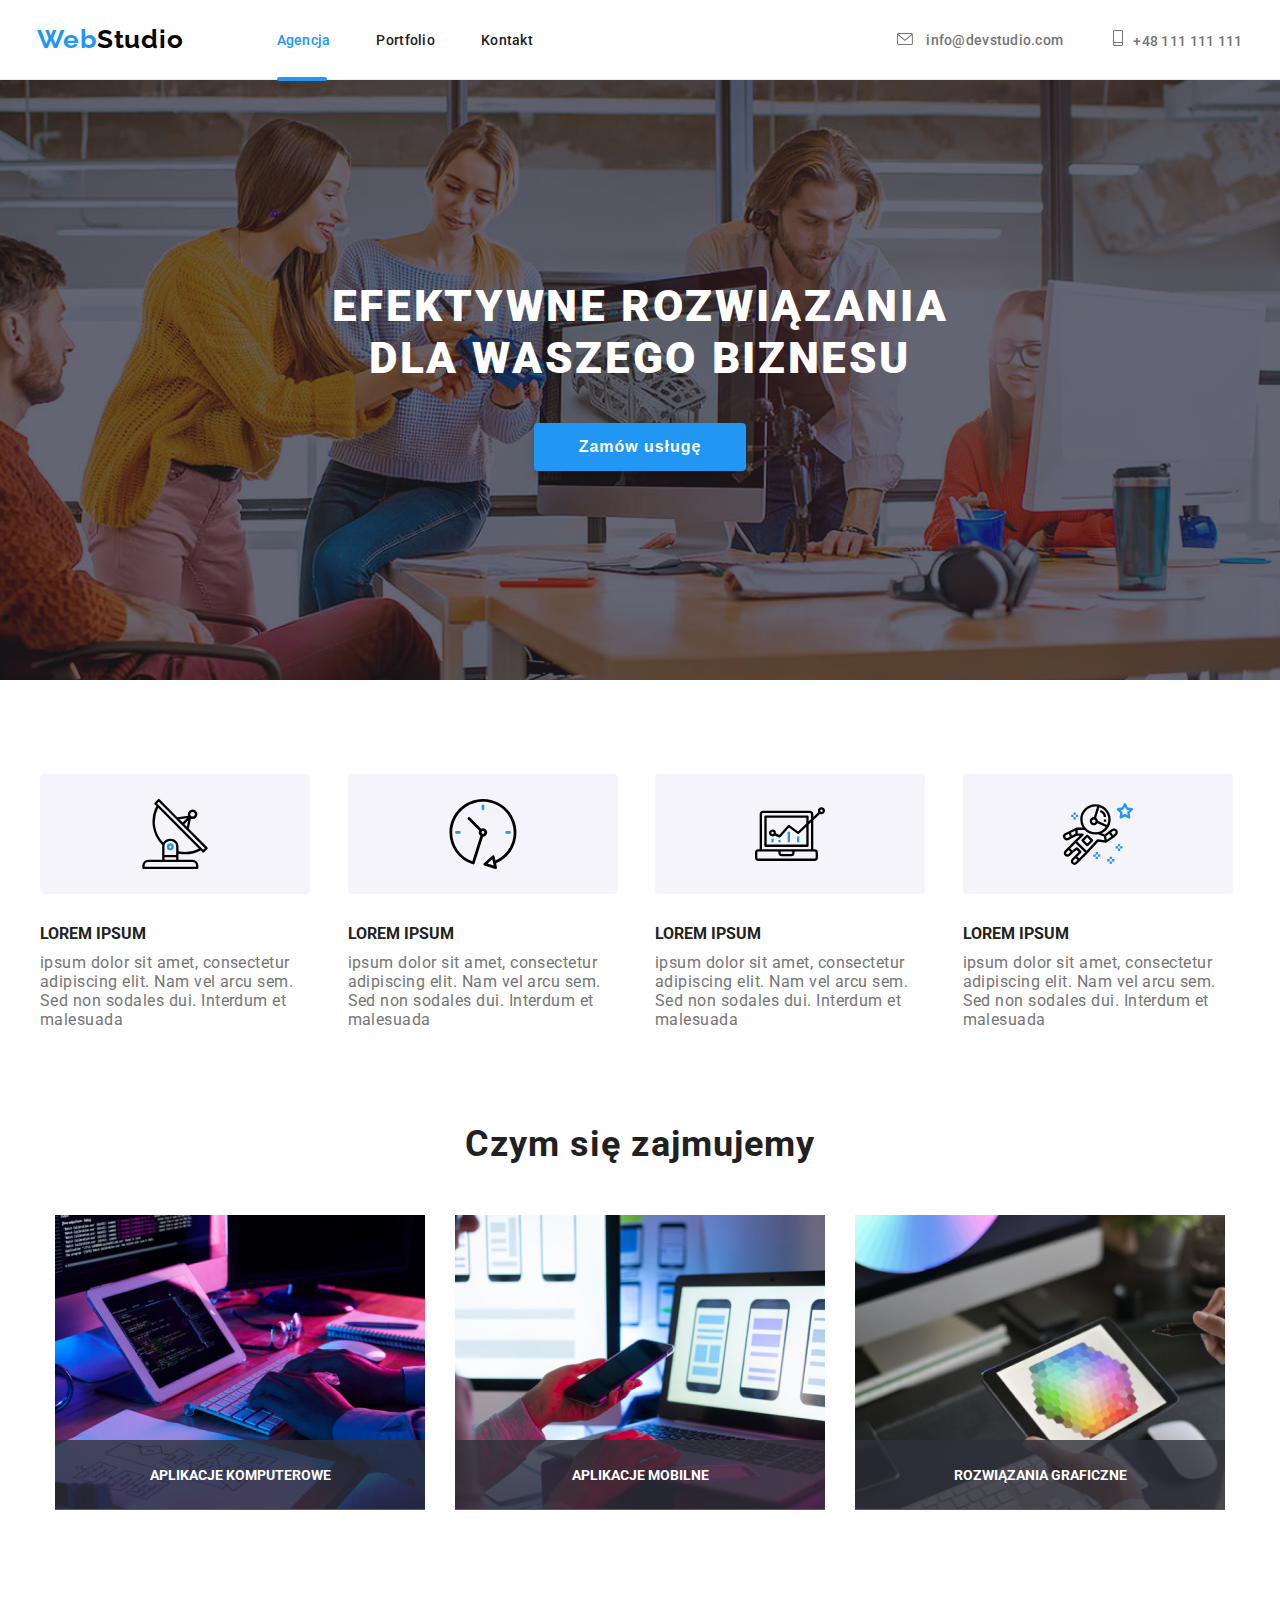
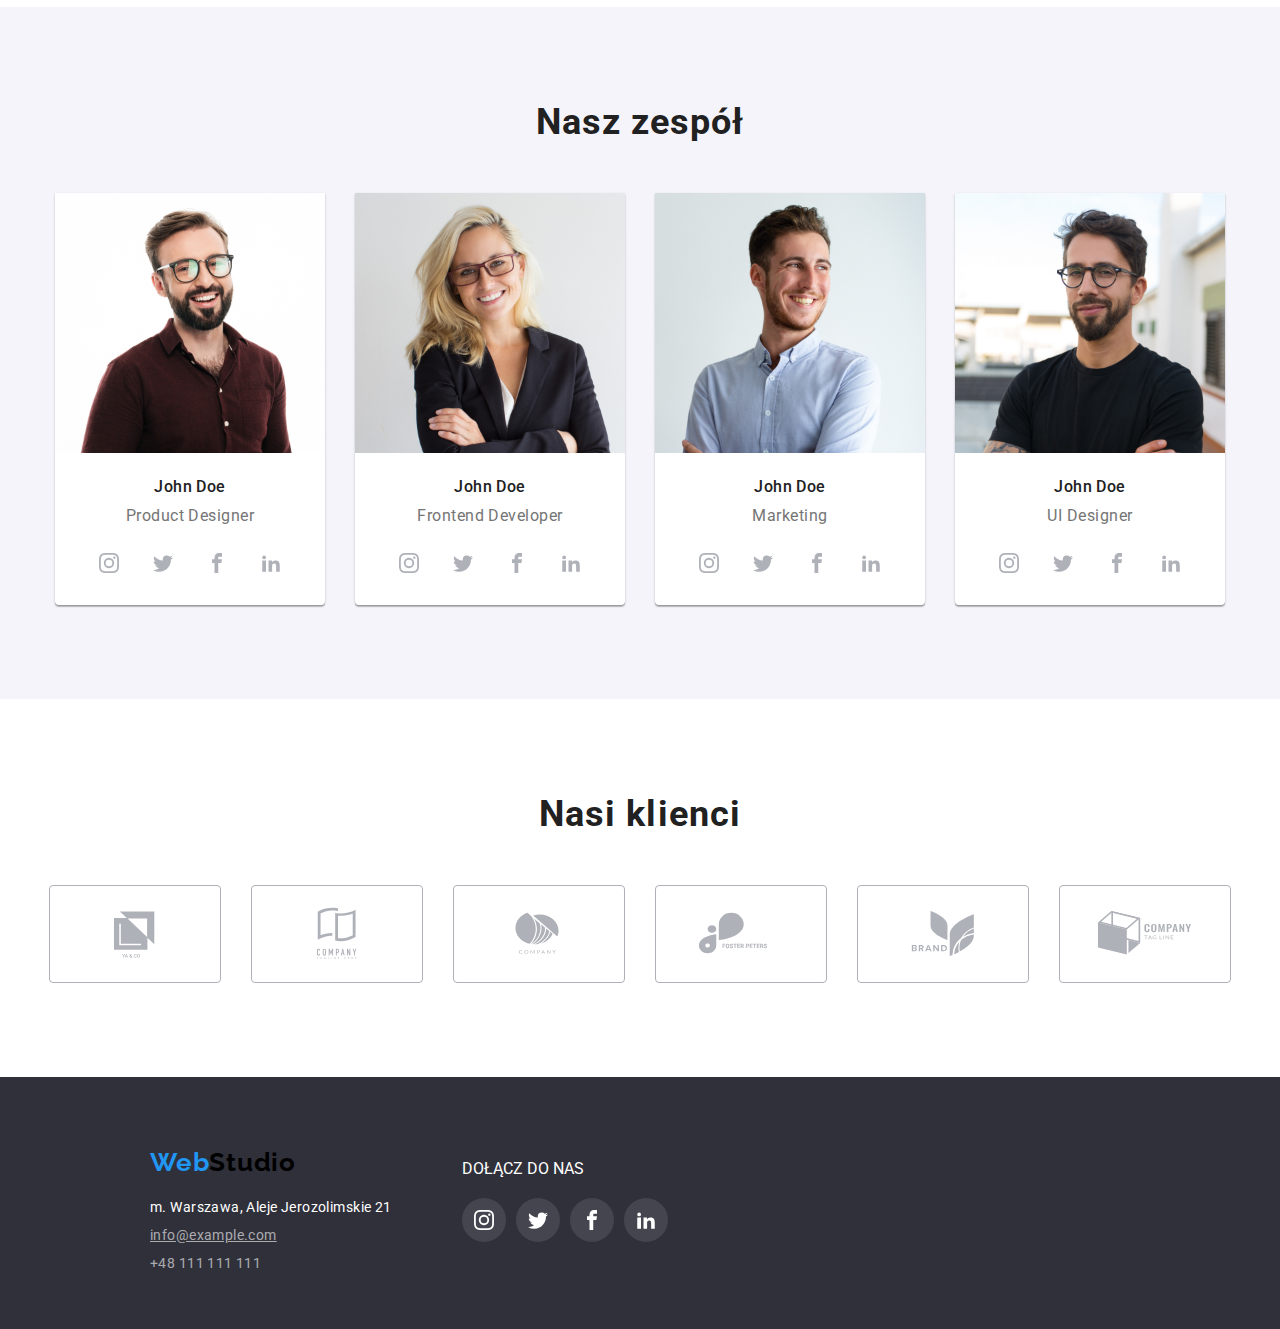
<file: index.html>
<!DOCTYPE html>
<html lang="pl">

<head>
    <meta charset="UTF-8">
    <meta http-equiv="X-UA-Compatible" content="IE=edge">
    <meta name="viewport" content="width=device-width, initial-scale=1.0">
    <title>Document</title>
    <link rel="stylesheet" href="./css/styles.css">
    <link rel="preconnect" href="https://fonts.googleapis.com">
    <link rel="preconnect" href="https://fonts.gstatic.com" crossorigin>
    <link
        href="https://fonts.googleapis.com/css2?family=Montserrat:ital,wght@0,700;1,400&family=Raleway:wght@700&family=Roboto:wght@400;500;700;900&display=swap"
        rel="stylesheet">
    <link rel="stylesheet" href="https://cdnjs.cloudflare.com/ajax/libs/modern-normalize/1.1.0/modern-normalize.min.css"
        integrity="sha512-wpPYUAdjBVSE4KJnH1VR1HeZfpl1ub8YT/NKx4PuQ5NmX2tKuGu6U/JRp5y+Y8XG2tV+wKQpNHVUX03MfMFn9Q=="
        crossorigin="anonymous" referrerpolicy="no-referrer" />
</head>

<body>

    <header class="header border-line-bottom header-positions">

        <a class="logo" href="index.html"><span class="blue">Web</span>Studio</a>
        <nav class="">
            <ul class="ul header-positions">
                <li><a class="nav-this nav-pading-1 nav-bar" href="index.html">Agencja</a></li>
                <li><a class="nav-inne nav-pading-1 " href="./pordfolio.html">Portfolio</a></li>
                <li><a class="nav-inne nav-pading-2 " href="Kontakt">Kontakt</a></li>
            </ul>
        </nav>
        <div class="header-positions">
            <div>  <a class="email-header " href="mailto=info@devstudio.com"> <svg class="icon-com"
                        width="16px" height="12px">
                        <use href="./images/icons.svg#icon-envelope-1"></use>
                    </svg> info@devstudio.com</a>
            </div>
<div>

                <a class="tel-header" href="+48 111 111 111"> <svg class="icon-com" width="10px" height="16px">
                        <use href="./images/icons.svg#icon-smartphone"></use>
                    </svg>+48 111 111 111</a>
                    
            </div>
        </div>

    </header>

    <main>
        <article class=" background-img div-background">

            <h1 class=" h1-title h1-position">EFEKTYWNE ROZWIĄZANIA <br> DLA WASZEGO BIZNESU</h1>
            <button class="solo-button button-box solo-button-position" type="button" data-modal-open="">Zamów
                usługę</button>
        </article>

        <article class="section-first-child  article-position containery">
            <div><svg class="atuty-svg " width="270px" height="120px" viewBox="0 0 270 70">
                    <use href="./images/icons.svg#icon-antenna-1"></use>
                </svg>
                <h4 class=".p-index-title ">LOREM IPSUM</h4>
                <p class="p-index">ipsum dolor sit amet, consectetur adipiscing elit. Nam
                    vel arcu sem. Sed non
                    sodales dui. Interdum et malesuada</p>
            </div>
            <div>
                <svg class="atuty-svg" width="270px" height="120px" viewBox="0 0 270 70">
                    <use href="./images/icons.svg#icon-clock-1"></use>
                </svg>
                <h4 class=".p-index-title ">LOREM IPSUM</h4>
                <p class="p-index">ipsum dolor sit amet, consectetur adipiscing elit. Nam
                    vel arcu sem. Sed non
                    sodales dui. Interdum et malesuada</p>
            </div>
            <div><svg class="atuty-svg" width="270px" height="120px" viewBox="0 0 270 70">
                    <use href="./images/icons.svg#icon-diagram-1"></use>
                </svg>
                <h4 class=".p-index-title ">LOREM IPSUM</h4>
                <p class="p-index">ipsum dolor sit amet, consectetur adipiscing elit. Nam
                    vel arcu sem. Sed non
                    sodales dui. Interdum et malesuada</p>
            </div>
            <div><svg class="atuty-svg" width="270px" height="120px" viewBox="0 0 270 70">
                    <use href="./images/icons.svg#icon-astronaut-1"></use>
                </svg>
                <h4 class=".p-index-title ">LOREM IPSUM</h4>
                <p class="p-index">ipsum dolor sit amet, consectetur adipiscing elit. Nam
                    vel arcu sem. Sed non
                    sodales dui. Interdum et malesuada</p>
            </div>
        </article>
        <article class="section  ">
            <h2 class="h2-title">Czym się zajmujemy</h2>
            <div class="taem-box ">
                <div class=" position-belt-text">
                    <img src=" ./images/img.jpg" alt="pisanie kodu przez programiste zblirzenie na ręce i stanowisko"
                        width="370" height="294" />
                    <span class=" belt-text"> Aplikacje komputerowe</span>
                </div>
                <div class="position-belt-text"><img src="./images/img(1).jpg"
                        alt="poprawianie układu strony na aplikacji mobilnej zblirzenie na telefon i monitory w trakcie pracy"
                        width="370" height="294" /><span class=" belt-text"> Aplikacje mobilne</span></div>

                <div class="position-belt-text"> <img src="./images/img(2).jpg"
                        alt="osoba wybiera kolor na tablecie zblirzenie na biurko " width="370" height="294" /><span
                        class=" belt-text">Rozwiązania graficzne</span>
                </div>
            </div>
        </article>

        <article class="section team-background ">
            <h2 class="h2-title">Nasz zespół</h2>
            <div class="taem-box">
                <div class="team-card"> <img src="./images/img(3).jpg"
                        alt="zdjecie pracownika na stanowisku Product Designer" width="270" height="260" />

                    <div class="pading-person-info"> <span class="p-name-work">John Doe</span>
                        <span class="p-work">Product Designer</span>
                        <div class="team-card-z ">
                            <a class="media-icon"><svg class="">
                                    <use href="./images/icons.svg#icon-instagram" width="20px" height="20px" x="12px"
                                        y="12px">
                                    </use>
                                </svg></a>
                            <a class="media-icon"><svg class="">
                                    <use href="./images/icons.svg#icon-twitter" width="20px" height="20px" x="12px"
                                        y="12px">
                                    </use>
                                </svg></a>
                            <a class="media-icon"><svg class="">
                                    <use href="./images/icons.svg#icon-facebook" width="20px" height="20px" x="12px"
                                        y="12px">
                                    </use>
                                </svg></a>

                            <a class="media-icon"><svg class="">
                                    <use href="./images/icons.svg#icon-linkedin2" width="20px" height="20px" x="12px"
                                        y="12px">
                                    </use>
                                </svg></a>
                        </div>
                    </div>
                </div>
                <div class="team-card">
                    <img src="./images/img(4).jpg" alt="zdjecie pracownika na stanowisku Frontend Developer" width="270"
                        height="260" />
                    <div class="pading-person-info"> <span class="p-name-work">John Doe</span>
                        <span class="p-work">Frontend Developer</span>
                        <div class="team-card-z ">
                            <a class="media-icon"><svg class="">
                                    <use href="./images/icons.svg#icon-instagram" width="20px" height="20px" x="12px"
                                        y="12px">
                                    </use>
                                </svg></a>
                            <a class="media-icon"><svg class="">
                                    <use href="./images/icons.svg#icon-twitter" width="20px" height="20px" x="12px"
                                        y="12px">
                                    </use>
                                </svg></a>
                            <a class="media-icon"><svg class="">
                                    <use href="./images/icons.svg#icon-facebook" width="20px" height="20px" x="12px"
                                        y="12px">
                                    </use>
                                </svg></a>

                            <a class="media-icon"><svg class="">
                                    <use href="./images/icons.svg#icon-linkedin2" width="20px" height="20px" x="12px"
                                        y="12px">
                                    </use>
                                </svg></a>
                        </div>
                    </div>
                </div>
                <div class="team-card">
                    <img src="./images/img(5).jpg" alt="zdjecie pracownika na stanowisku Marketing" width="270"
                        height="260" />
                    <div class="pading-person-info">
                        <span class="p-name-work">John Doe</span>
                        <span class="p-work">Marketing</span>
                        <div class="team-card-z ">
                            <a class="media-icon"><svg class="">
                                    <use href="./images/icons.svg#icon-instagram" 
                                    width="20px"
                                     height="20px" x="12px"
                                        y="12px">
                                    </use>
                                </svg></a>
                            <a class="media-icon"><svg class="">
                                    <use href="./images/icons.svg#icon-twitter" width="20px" height="20px" x="12px"
                                        y="12px">
                                    </use>
                                </svg></a>
                            <a class="media-icon"><svg class="">
                                    <use href="./images/icons.svg#icon-facebook" width="20px" height="20px" x="12px"
                                        y="12px">
                                    </use>
                                </svg></a>

                            <a class="media-icon"><svg class="">
                                    <use href="./images/icons.svg#icon-linkedin2" 
                                    width="20px"
                                    height="20px"
                                     x="12px"
                                        y="12px">
                                    </use>
                                </svg></a>
                        </div>
                    </div>
                </div>
                <div class="team-card">
                    <img src="./images/img(6).jpg" alt="zdjecie pracownika na stanowisku UI Designer" width="270"
                        height="260" />
                    <div class="pading-person-info">
                        <span class="p-name-work">John Doe</span>
                        <span class="p-work">UI Designer</span>
                        <div class="team-card-z ">
                            <a class="media-icon"><svg class="">
                                    <use href="./images/icons.svg#icon-instagram" width="20px" height="20px" x="12px"
                                        y="12px">
                                    </use>
                                </svg></a>
                            <a class="media-icon"><svg class="">
                                    <use href="./images/icons.svg#icon-twitter" width="20px" height="20px" x="12px"
                                        y="12px">
                                    </use>
                                </svg></a>
                            <a class="media-icon"><svg class="">
                                    <use href="./images/icons.svg#icon-facebook" width="20px" height="20px" x="12px"
                                        y="12px">
                                    </use>
                                </svg></a>

                            <a class="media-icon"><svg class="">
                                    <use href="./images/icons.svg#icon-linkedin2" width="20px" height="20px" x="12px"
                                        y="12px">
                                    </use>
                                </svg></a>
                        </div>
                    </div>


                </div>
            </div>
        </article>
        <article class="section ">
            <h2 class="h2-title">Nasi klienci</h2>
            <div class=" cargo-client">
                <ul class="list-customers">
                    <li class="">
                        <a class="customers-logo-svg" href="">
                            <svg class="xd" width="106px" height="60px">
                                <use class="" href="./images/icons.svg#icon-Logo-1"></use>
                            </svg>
                        </a>
                    </li>
                    <li class=>
                        <a class="customers-logo-svg" href="">
                            <svg class="" width="106px" height="60px">
                                <use class="" href="./images/icons.svg#icon-Logo-2"></use>
                            </svg>
                        </a>
                    </li>
                    <li>
                        <a class="customers-logo-svg" href="">
                            <svg class="" width="106px" height="60px">
                                <use class="" href="./images/icons.svg#icon-Logo-3"></use>
                            </svg>
                        </a>
                    </li>
                    <li>
                        <a class="customers-logo-svg" href="">
                            <svg class="" width="106px" height="60px">
                                <use class="" href="./images/icons.svg#icon-Logo-4"></use>
                            </svg>
                        </a>
                    </li>
                    <li>
                        <a class="customers-logo-svg" href="">
                            <svg class="" width="106px" height="60px">
                                <use class="" href="./images/icons.svg#icon-Logo-5"></use>
                            </svg>
                        </a>
                    </li>
                    <li>
                        <a class="customers-logo-svg" href="">
                            <svg class="" width="106px" height="60px">
                                <use class="" href="./images/icons.svg#icon-Logo-6"> </use>
                            </svg>
                        </a>
                    </li>
                </ul>
            </div>
        </article>
    </main>
    <footer class="footer">

        <div>
            <a class="logo " href="index.html"><span class="blue">Web</span>Studio</a>
            <ul class="ul address-footer  ">
                <li><a class="footer-adres  " href="">m. Warszawa, Aleje Jerozolimskie 21</a></li>

                <li class="li-padding"><a class="tel-email-footer underline "
                        href=" mailto=info@devstudio.com">info@example.com</a>
                </li>

                <li><a class="tel-email-footer text-decoration-n " href="+48 111 111 111">+48 111 111 111</a></li>
            </ul>
        </div>
        <div>
            <span class="title-media-footer">Dołącz do nas</span>
            <div class="media-card-footer">
                <a class="media-icon-footer"><svg class="">
                        <use href="./images/icons.svg#icon-instagram" width="20px" height="20px" x="12px" y="12px">
                        </use>
                    </svg></a>
                <a class="media-icon-footer"><svg class="">
                        <use href="./images/icons.svg#icon-twitter" width="20px" height="20px" x="12px" y="12px">
                        </use>
                    </svg></a>
                <a class="media-icon-footer"><svg class="">
                        <use href="./images/icons.svg#icon-facebook" width="20px" height="20px" x="12px" y="12px">
                        </use>
                    </svg></a>

                <a class="media-icon-footer"><svg class="">
                        <use href="./images/icons.svg#icon-linkedin2" width="20px" height="20px" x="12px" y="12px">
                        </use>
                    </svg></a>
            </div>
        </div>
    </footer>


    <div class="is-hidden  backdrop" data-modal>
        <div class="modal">
            <button class="button-close" data-modal-close>
                <svg height="11px" width="11ps" fill="#000000">
                    <use href="./images/icons.svg#icon-X-1"></use>
                </svg></button>
                <h1>sdad</h1>
                <div><form name="XD" >
                    <label>
                        <span>Imie</span>
                      <input type="name" name="name" />
                    </label>
                  
                    <label>
                        <span>Telefon</span>
                      <input type="tel" name="tel" />
                    </label>

                    <label>
                        <span>Email</span>
                        <input type="email" name="email" />
                    </label>
                    <label>
                        <span>Feedback</span>
                        <textarea name="feedback" rows="6" placeholder="Wprowadź text"></textarea>
                      </label>
                      <label>
                        <input type="checkbox" name="hobby" value="music" checked />
                        <span>Oświadczam iż akceptuję Regulamin i Politykę Prywatności.</span>
                      </label>
                  
                    <button type="submit">wyślij</button>
                  </form></div>
        </div> 

    </div>


        <script src="./js/modal.js"></script>
</body>

</html>
</file>
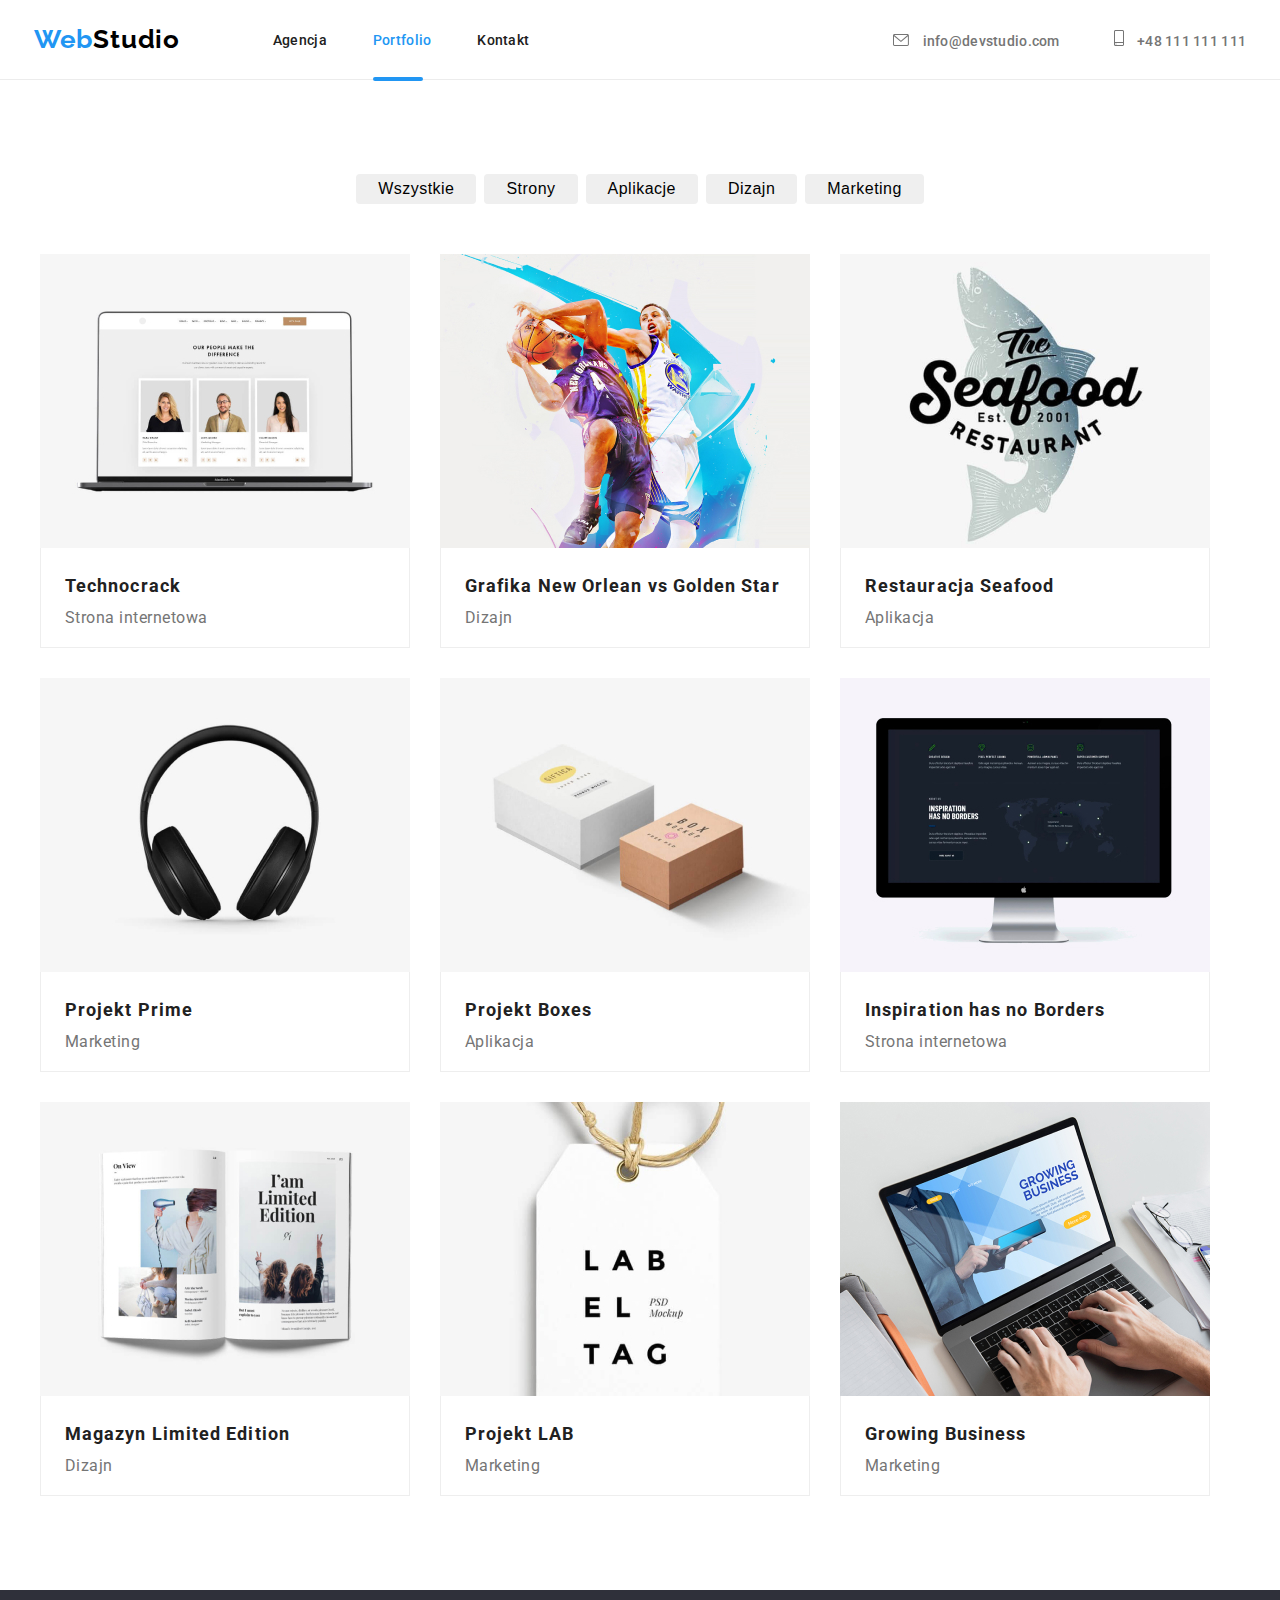
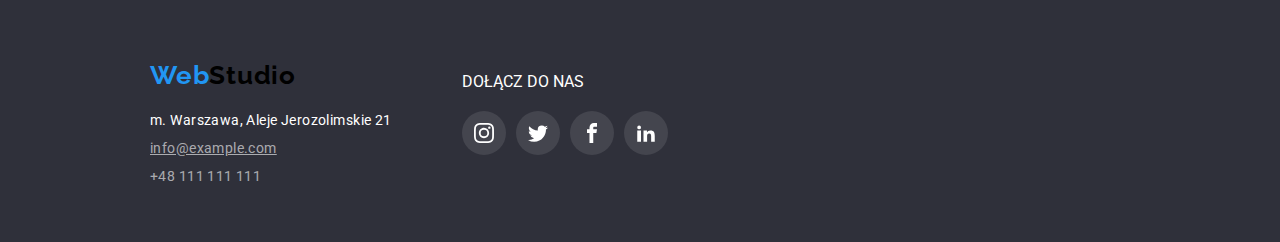
<file: pordfolio.html>
<!DOCTYPE html>
<html lang="pl">
  <head>
    <meta charset="UTF-8" />
    <meta http-equiv="X-UA-Compatible" content="IE=edge" />
    <meta name="viewport" content="width=device-width, initial-scale=1.0" />
    <title>Pordfolio</title>
    <link rel="stylesheet" href="./css/styles.css" />
    <link rel="preconnect" href="https://fonts.googleapis.com" />
    <link rel="preconnect" href="https://fonts.gstatic.com" crossorigin />
    <link
      href="https://fonts.googleapis.com/css2?family=Montserrat:ital,wght@0,700;1,400&family=Raleway:wght@700&family=Roboto:wght@400;500;700;900&display=swap"
      rel="stylesheet" />
  </head>

  <body>
    <header class="header border-line-bottom header-positions">
      <a class="logo logo-pading" href="index.html"
        ><span class="blue">Web</span>Studio</a
      >

      <nav class="">
        <ul class="ul header-positions">
          <li>
            <a class="nav-inne nav-pading-1" href="index.html">Agencja</a>
          </li>
          <li>
            <a class="nav-this nav-pading-1 nav-bar" href="./pordfolio.html"
              >Portfolio</a
            >
          </li>
          <li><a class="nav-inne nav-pading-2" href="Kontakt">Kontakt</a></li>
        </ul>
      </nav>
      <div class="header-positions">
        <div>
          <a class="email-header nav-pading-3" href="mailto=info@devstudio.com">
            <svg class="icon-com" width="16px" height="12px">
              <use href="./images/icons.svg#icon-envelope-1"></use>
            </svg>
            info@devstudio.com</a
          >

          <a class="tel-header" href="+48 111 111 111">
            <svg class="icon-com" width="10px" height="16px">
              <use href="./images/icons.svg#icon-smartphone"></use>
            </svg>
            +48 111 111 111</a
          >
        </div>
      </div>
    </header>
    <main class="containery section">
      <div>
        <div class="button-crate">
          <button class="button margin-right" type="button">Wszystkie</button>
          <button class="button margin-right" type="button">Strony</button>
          <button class="button margin-right" type="button">Aplikacje</button>
          <button class="button margin-right" type="button">Dizajn</button>
          <button class="button" type="button">Marketing</button>
        </div>
        <article class="article-flex">
          <div class="div-pordfolio">
            <div class="img-div">
              <img
                class="no-gap"
                src=" images/imgpordfolio(1).jpg"
                alt="Uruchomiony laptop z wyswietloną stroną internetową "
                width="370"
                height="294" />

              <div class="overlay">
                <span class>
                  Technocrack jest popularną platformą wykorzystywaną do
                  rozpowszechniania koronawirusa. Firmy wykorzystują tę
                  platformę do celów szpiegowskich i ataków na niezabezpieczone
                  serwery konkurencji
                </span>
              </div>
            </div>
            <div class="article-border div-pordfolio-1">
              <span class="h4-pordfolio-1"> Technocrack </span>
              <span class="p-pordfolio-1"> Strona internetowa </span>
            </div>
          </div>
          <div class="div-pordfolio">
            <div class="img-div">
              <img
                class="no-gap"
                src=" images/imgpordfolio(2).jpg"
                alt="Koszykarze w grze"
                width="370"
                height="294" />
              <div class="overlay">
                <p class>
                  Technocrack jest popularną platformą wykorzystywaną do
                  rozpowszechniania koronawirusa. Firmy wykorzystują tę
                  platformę do celów szpiegowskich i ataków na niezabezpieczone
                  serwery konkurencji
                </p>
              </div>
            </div>
            <div class="article-border div-pordfolio-1">
              <span class="h4-pordfolio-1">
                Grafika New Orlean vs Golden Star
              </span>

              <span class="p-pordfolio-1">Dizajn</span>
            </div>
          </div>
          <div class="div-pordfolio">
            <div class="img-div">
              <img
                class="no-gap"
                src="images/imgpordfolio(3).jpg"
                alt="Logo"
                width="370"
                height="294" />
              <div class="overlay">
                <p class>
                  Technocrack jest popularną platformą wykorzystywaną do
                  rozpowszechniania koronawirusa. Firmy wykorzystują tę
                  platformę do celów szpiegowskich i ataków na niezabezpieczone
                  serwery konkurencji
                </p>
              </div>
            </div>
            <div class="article-border div-pordfolio-1">
              <span class="h4-pordfolio-1"> Restauracja Seafood </span>
              <span class="p-pordfolio-1">Aplikacja</span>
            </div>
          </div>
          <div class="div-pordfolio">
            <div class="img-div">
              <img
                class="no-gap"
                src="images/imgpordfolio(4).jpg"
                alt="Słuchawki nauszne"
                width="370"
                height="294" />
              <div class="overlay">
                <p class>
                  Technocrack jest popularną platformą wykorzystywaną do
                  rozpowszechniania koronawirusa. Firmy wykorzystują tę
                  platformę do celów szpiegowskich i ataków na niezabezpieczone
                  serwery konkurencji
                </p>
              </div>
            </div>
            <div class="article-border div-pordfolio-1">
              <span class="h4-pordfolio-1"> Projekt Prime </span>
              <span class="p-pordfolio-1">Marketing</span>
            </div>
          </div>
          <div class="div-pordfolio">
            <div class="img-div">
              <img
                class="no-gap"
                src="images/imgpordfolio(5).jpg"
                alt="Projekty pudełek"
                width="370"
                height="294" />
              <div class="overlay">
                <p class>
                  Technocrack jest popularną platformą wykorzystywaną do
                  rozpowszechniania koronawirusa. Firmy wykorzystują tę
                  platformę do celów szpiegowskich i ataków na niezabezpieczone
                  serwery konkurencji
                </p>
              </div>
            </div>
            <div class="article-border div-pordfolio-1">
              <span class="h4-pordfolio-1"> Projekt Boxes </span>
              <span class="p-pordfolio-1"> Aplikacja </span>
            </div>
          </div>
          <div class="div-pordfolio">
            <div class="img-div">
              <img
                class="no-gap"
                src="images/imgpordfolio(6).jpg"
                alt="monitor z wyswietloną stroną internetową "
                width="370"
                height="294" />
              <div class="overlay">
                <p class>
                  Technocrack jest popularną platformą wykorzystywaną do
                  rozpowszechniania koronawirusa. Firmy wykorzystują tę
                  platformę do celów szpiegowskich i ataków na niezabezpieczone
                  serwery konkurencji
                </p>
              </div>
            </div>
            <div class="article-border div-pordfolio-1">
              <span class="h4-pordfolio-1"> Inspiration has no Borders </span>
              <span class="p-pordfolio-1">Strona internetowa</span>
            </div>
          </div>
          <div class="div-pordfolio">
            <div class="img-div">
              <img
                class="no-gap"
                src="images/imgpordfolio(7).jpg"
                alt=" otwarty magazyn pisemko"
                width="370"
                height="294" />
              <div class="overlay">
                <p class>
                  Technocrack jest popularną platformą wykorzystywaną do
                  rozpowszechniania koronawirusa. Firmy wykorzystują tę
                  platformę do celów szpiegowskich i ataków na niezabezpieczone
                  serwery konkurencji
                </p>
              </div>
            </div>
            <div class="article-border div-pordfolio-1">
              <span class="h4-pordfolio-1"> Magazyn Limited Edition </span>
              <span class="p-pordfolio-1">Dizajn</span>
            </div>
          </div>
          <div class="div-pordfolio">
            <div class="img-div">
              <img
                class="no-gap"
                src="images/imgpordfolio(8).jpg"
                alt="przykładowy projekt zawieszki"
                width="370"
                height="294" />
              <div class="overlay">
                <p class>
                  Technocrack jest popularną platformą wykorzystywaną do
                  rozpowszechniania koronawirusa. Firmy wykorzystują tę
                  platformę do celów szpiegowskich i ataków na niezabezpieczone
                  serwery konkurencji
                </p>
              </div>
            </div>
            <div class="article-border div-pordfolio-1">
              <span class="h4-pordfolio-1"> Projekt LAB </span>
              <span class="p-pordfolio-1"> Marketing </span>
            </div>
          </div>
          <div class="div-pordfolio">
            <div class="img-div">
              <img
                class="no-gap"
                src="images/imgpordfolio(9).jpg"
                alt=""
                width="370"
                height="294" />
              <div class="overlay">
                <p class>
                  Technocrack jest popularną platformą wykorzystywaną do
                  rozpowszechniania koronawirusa. Firmy wykorzystują tę
                  platformę do celów szpiegowskich i ataków na niezabezpieczone
                  serwery konkurencji
                </p>
              </div>
            </div>
            <div class="article-border div-pordfolio-1">
              <span class="h4-pordfolio-1"> Growing Business </span>
              <span class="p-pordfolio-1"> Marketing </span>
            </div>
          </div>
        </article>
      </div>
    </main>
    <footer class="footer">
      <div>
        <a class="logo" href="index.html"
          ><span class="blue">Web</span>Studio</a
        >
        <ul class="ul address-footer">
          <li>
            <a class="footer-adres" href=""
              >m. Warszawa, Aleje Jerozolimskie 21</a
            >
          </li>

          <li class="li-padding">
            <a
              class="tel-email-footer underline"
              href=" mailto=info@devstudio.com"
              >info@example.com</a
            >
          </li>

          <li>
            <a class="tel-email-footer text-decoration-n" href="+48 111 111 111"
              >+48 111 111 111</a
            >
          </li>
        </ul>
      </div>
      <div>
        <span class="title-media-footer">Dołącz do nas</span>
        <div class="media-card-footer">
          <a class="media-icon-footer"
            ><svg class="">
              <use
                href="./images/icons.svg#icon-instagram"
                width="20px"
                height="20px"
                x="12px"
                y="12px"></use>
            </svg>
          </a>
          <a class="media-icon-footer"
            ><svg class="">
              <use
                href="./images/icons.svg#icon-twitter"
                width="20px"
                height="20px"
                x="12px"
                y="12px"></use>
            </svg>
          </a>
          <a class="media-icon-footer"
            ><svg class="">
              <use
                href="./images/icons.svg#icon-facebook"
                width="20px"
                height="20px"
                x="12px"
                y="12px"></use>
            </svg>
          </a>

          <a class="media-icon-footer"
            ><svg class="">
              <use
                href="./images/icons.svg#icon-linkedin2"
                width="20px"
                height="20px"
                x="12px"
                y="12px"></use>
            </svg>
          </a>
        </div>
      </div>
    </footer>
  </body>
</html>
</file>
<file: css/styles.css>
* {
  margin: 0;
  box-sizing: border-box;
  padding: 0px;
}
/*---------------------header------------------------------ */
.header {
  background-color: #ffffff;
}

.border-line-bottom {
  border-bottom: 1px solid #ececec;
}

.header-positions {
  display: flex;
  justify-content: center;
  align-items: center;
}

.logo {
  font-family: "Raleway";
  color: #000000;
  font-weight: 700;
  font-size: 26px;
  line-height: 1, 19230769;

  letter-spacing: 0.03em;
  text-decoration: none;

  padding-top: 24px;
  padding-right: 93px;
  padding-bottom: 25px;
}

.logo:hover {
  color: #2196f3;
}

.blue {
  color: #2196f3;
}

.ul {
  list-style-type: none;
  list-style-position: outside;
}

.nav-this {
  font-weight: 500;
  color: #2196f3;
  font-size: 14px;
  line-height: 1, 14285714;
  letter-spacing: 0.02em;
  text-decoration: none;
}

.nav-this:focus {
  color: #2196f3;
}

.nav-inne {
  font-weight: 500;
  color: #212121;

  font-size: 14px;
  line-height: 1, 14285714;
  letter-spacing: 0.02em;
  text-decoration: none;
}

.nav-inne:hover {
  color: #2196f3;
}

.nav-inne:focus {
  color: #2196f3;
}

.nav-bar {
  position: relative;
}
.nav-bar::after {
  content: "";
  position: absolute;
  display: block;
  background-color: #2196f3;
  top: 45px;
  width: 100%;
  bottom: -30.5px;
  border-radius: 2px;
  max-width: 50px;
  height: 4px;
}

.email-header {
  font-weight: 500;
  color: #757575;
  font-size: 14px;
  line-height: 1, 14285714;
  letter-spacing: 0.02em;
  text-decoration: none;
  padding-right: 50px;
}

.email-header:hover {
  color: #2196f3;
  fill: #2196f3;
}

.email-header:focus {
  color: #2196f3;
  fill: #2196f3;
}

.icon-com {
  fill: #757575;
  margin-right: 10px;
}

.tel-header {
  font-weight: 500;
  color: #757575;
  font-size: 14px;
  line-height: 1, 14285714;
  letter-spacing: 0.02em;
  text-decoration: none;
}

.tel-header:hover {
  color: #2196f3;
  fill: #2196f3;
}

.tel-header:focus {
  color: #2196f3;
  fill: #2196f3;
}

/*--------------------main------------------------------*/
/*----------------------footer------------------------------*/
/*----------------------modal------------------------------*/
/*----------------------------------------------------*/
body {
  font-family: "Roboto", sans-serif;

  color: #212121;
}

.button {
  font-weight: 500;
  font-size: 16px;
  line-height: 1, 625;

  text-align: center;
  letter-spacing: 0.03em;
  cursor: pointer;

  padding: 6px 22px 6px 22px;
  border-radius: 4px;
  border: none;
}

.button:hover {
  color: #ffffff;
  background: #2196f3;
}

.button:focus {
  color: #2196f3;
}

.div-pordfolio-1 {
  display: flex;
  padding-top: 20px;
  padding-bottom: 20px;
  padding-left: 24px;
  padding-right: 24px;
}

.p-pordfolio-1 {
  color: #757575;
  font-size: 16px;
  line-height: 1, 875;
  letter-spacing: 0.03em;
}

.h4-pordfolio-1 {
  font-weight: 700;
  display: block;
  font-size: 18px;
  line-height: 2;
  letter-spacing: 0.06em;
  padding-bottom: 4px;
}

.div-pordfolio {
  background: #ffffff;
}

.div-pordfolio:hover {
  background: #ffffff;
  cursor: pointer;
  box-shadow: 0px 1px 1px rgba(0, 0, 0, 0.12), 0px 4px 4px rgba(0, 0, 0, 0.06),
    1px 4px 6px rgba(0, 0, 0, 0.16);
}

.img-div {
  position: relative;
  width: 370px;
  height: 294px;
  overflow: hidden;
}

.overlay {
  background: rgba(33, 150, 243, 0.9);
  width: 100%;
  height: 100%;
  display: flex;
  align-items: center;
  padding-left: 24px;
  padding-right: 45px;
  font-family: "Roboto";
  font-style: normal;
  font-weight: 400;
  font-size: 18px;
  line-height: 28px;

  letter-spacing: 0.03em;

  color: #ffffff;

  position: absolute;
  transform: translateY(0%);
  transition: transform 0.5s;
}

.img-div:hover .overlay {
  transform: translateY(-100%);
}

.footer {
  background: #2f303a;
  padding-left: 10px;
  max-height: 252px;
  display: flex;
  gap: 70px;

  padding-top: 70px;
  padding-bottom: 60px;
  padding-right: 150px;
  padding-left: 150px;
}

.footer-adres {
  font-size: 14px;
  line-height: 1, 71428571;
  letter-spacing: 0.03em;
  color: #ffffff;
  text-decoration: none;
}

.footer-adres:focus {
  color: #2196f3;
}

.footer-adres:hover {
  color: #2196f3;
}

.tel-email-footer {
  font-weight: 400;
  font-size: 14px;
  line-height: 1, 71428571;
  letter-spacing: 0.03em;
  color: rgba(255, 255, 255, 0.6);
}

.underline {
  text-decoration-line: underline;
}

.text-decoration-n {
  text-decoration: none;
}

.tel-email-footer :focus {
  color: #2196f3;
}

.tel-email-footer:hover {
  color: #2196f3;
}

.div-background {
  background: #2f303a;
  padding-top: 200px;
  padding-bottom: 200px;
  margin: auto;
}

.h1-title {
  font-weight: 900;
  font-size: 44px;
  line-height: 1, 36363636;
  text-align: center;
  letter-spacing: 0.06em;
  text-transform: uppercase;
  color: #ffffff;
}

.h1-position {
  padding-bottom: 30px;
}

.solo-button {
  font-weight: 700;
  font-size: 16px;
  line-height: 1, 875;

  display: flex;
  letter-spacing: 0.06em;

  color: #ffffff;
  background: #2196f3;
  box-shadow: 0px 4px 4px rgba(0, 0, 0, 0.15);
  border-radius: 4px;
  border: none;

  padding: 15px 45px 15px 45px;
}

.solo-button:focus {
  color: #212121;
}

.p-index {
  color: #757575;
  font-size: 16px;
  line-height: 1, 875;
  letter-spacing: 0.03em;
}

.p-index-title {
  font-weight: 700;
  font-size: 14px;
  line-height: 1, 454545;
  letter-spacing: 0.03em;
  text-transform: uppercase;
  color: #212121;
}

.h2-title {
  font-weight: 700;
  font-size: 36px;
  line-height: 1, 6666666;
  text-align: center;
  letter-spacing: 0.03em;
  color: #212121;
}

.p-work {
  font-size: 16px;
  line-height: 1, 1875;
  text-align: center;
  letter-spacing: 0.03em;
  color: #757575;
  margin-top: 10px;
}

.p-name-work {
  font-weight: 500;
  font-size: 16px;
  line-height: 1, 1875;
  text-align: center;
  letter-spacing: 0.03em;

  color: #212121;
}

.containery {
  width: 1200px;
  margin: auto;
  max-width: 1600px;
}

.section-first-child {
  padding-top: 94px;
  padding-bottom: 0px;
}

.section {
  padding-top: 94px;
  padding-bottom: 94px;
}

.margin-right {
  margin-right: 8px;
}

.article-flex {
  display: flex;
  flex-wrap: wrap;

  gap: 30px;
  padding-top: 50px;
}

.article-border {
  border-left: 1px solid #eeeeee;
  border-right: 1px solid #eeeeee;
  border-bottom: 1px solid #eeeeee;
  display: block;
  z-index: 1;
}

.no-gap {
  display: block;
}

.article-pading {
  padding-left: 24px;
  padding-right: 24px;
  padding-top: 20px;
}

.article-pading-title {
  padding-top: 20px;
  padding-bottom: 4px;
}

.article-pading-p {
  padding-top: 4px;
  padding-bottom: 20px;
}

.nav-pading-1 {
  padding-right: 46px;
}

.nav-pading-2 {
  padding-right: 364px;
}

.address-footer {
  margin-top: 20px;
  margin-bottom: 60px;
}

.li-padding {
  padding-top: 9px;
  padding-bottom: 9px;
}

.article-position {
  display: flex;
  gap: 30px;
}

h4 {
  padding-bottom: 10px;
}

h2 {
  padding-bottom: 50px;
}

.taem-box {
  display: flex;
  flex-wrap: wrap;
  gap: 30px;
  justify-content: center;
}

.team-card {
  background: #ffffff;
  box-shadow: 0px 1px 3px rgba(0, 0, 0, 0.12), 0px 1px 1px rgba(0, 0, 0, 0.14),
    0px 2px 1px rgba(0, 0, 0, 0.2);
  border-radius: 0px 0px 4px 4px;
}

.team-background {
  background: #f5f4fa;
}

.button-box {
  margin: auto;
}

.button-crate {
  display: flex;
  justify-content: center;
}

.img-email-header {
  height: 12px;

  width: 16px;
}

.atuty-svg {
  display: flex;
  background: #f5f4fa;
  border-radius: 4px;
  margin-bottom: 30px;
}

.customers-logo-svg {
  padding-top: 17.71px;
  padding-bottom: 14.25px;
  padding-right: 32px;
  padding-left: 32px;
  border: 1px solid #afb1b8;
  border-radius: 4px;
  fill: #afb1b8;
  display: block;
}

.list-customers {
  display: inline-flex;
  flex-wrap: wrap;
  gap: 30px;
  list-style: none;
}

.customers-logo-svg:hover {
  border-color: #2196f3;
  fill: #2196f3;
  cursor: pointer;
}

.cargo-client {
  display: flex;
  flex-wrap: wrap;
  gap: 30px;
  justify-content: center;
}

.background-img {
  display: flex;
  flex-direction: column;
  justify-content: center;

  background-color: #2f303a;
  background-image: linear-gradient(
      rgba(47, 48, 58, 0.4),
      rgba(47, 48, 58, 0.4)
    ),
    url(../images/teamimg.jpg);
  background-position-x: center;
  background-size: cover;
  max-width: 1600px;
  height: 600px;
}

.svg-tel-emial {
  fill: #757575;
  background-image: url(./icons.svg#-icon-Vector);
  align-items: center;
  justify-content: center;
}

.title-media {
  font-family: "Roboto";
  font-style: normal;
  font-weight: 700;
  font-size: 14px;
  line-height: 16px;
  letter-spacing: 0.03em;
  text-transform: uppercase;

  color: #ffffff;
}

.media-icon {
  display: inline-flex;
  fill: #afb1b8;
  height: 44px;
  width: 44px;
  border-radius: 50%;
  background-size: contain;
  background-position: center;
  background-repeat: no-repeat;
  background-color: #ffffff;
}

.media-icon :hover {
  background-color: #2196f3;
  fill: #ffffff;
  cursor: pointer;
  height: 44px;
  width: 44px;
  border-radius: 50%;
  background-size: contain;
  background-position: center;
  background-repeat: no-repeat;
}

.team-card-z {
  display: flex;
  gap: 10px;
  margin-top: 16px;
}

.media-icon-footer {
  display: inline-flex;
  fill: #ffffff;
  height: 44px;
  width: 44px;
  border-radius: 50%;
  background-size: contain;
  background-position: center;
  background-repeat: no-repeat;
  background-color: rgba(255, 255, 255, 0.1);
}

.media-icon-footer:hover {
  background-color: #2196f3;
  fill: #ffffff;
  cursor: pointer;
  height: 44px;
  width: 44px;
  border-radius: 50%;
  background-size: contain;
  background-position: center;
  background-repeat: no-repeat;
}

.media-card-footer {
  display: inline-flex;
  gap: 10px;
  justify-items: center;
}

.title-media-footer {
  padding-bottom: 20px;
  padding-top: 12px;

  text-transform: uppercase;

  color: #ffffff;
  display: block;
}

.pading-person-info {
  display: flex;
  flex-direction: column;
  justify-content: center;
  align-items: center;

  padding-top: 20px;
  padding-bottom: 20px;
}

.modal {
  position: relative;
  top: 50%;
  left: 50%;
  transform: translate(-50%, -50%);

  width: 528px;
  height: 581px;

  background: #ffffff;
  box-shadow: 0px 1px 3px rgba(0, 0, 0, 0.12), 0px 1px 1px rgba(0, 0, 0, 0.14),
    0px 2px 1px rgba(0, 0, 0, 0.2);
}

.is-hidden {
  pointer-events: none;
  visibility: hidden;
  opacity: 0;
}

.backdrop {
  background-color: rgba(0, 0, 0, 0.5);

  width: 100%;
  height: 100%;
  position: fixed;
  top: 0px;
  left: 0px;
  transition: opacity 450ms ease;
}

.button-close {
  top: 8px;
  right: 8px;
  width: 30px;
  height: 30px;
  cursor: pointer;
  border-radius: 50%;
  border: 1px solid rgba(0, 0, 0, 0.1);

  position: absolute;
}

:hover,
:focus {
  transition-duration: 250ms;
  transition-timing-function: cubic-bezier(0.4, 0, 0.2, 1);
}

.position-belt-text {
  position: relative;
}

.belt-text {
  background-color: rgba(47, 48, 58, 0.8);
  position: absolute;
  width: 370px;
  height: 70px;

  top: 225px;
  left: 0px;

  color: #ffffff;
  font-family: "Roboto";
  font-style: normal;
  font-weight: 700;
  font-size: 14px;
  line-height: 16px;
  text-align: center;

  text-transform: uppercase;
  padding-top: 27px;
}
</file>
